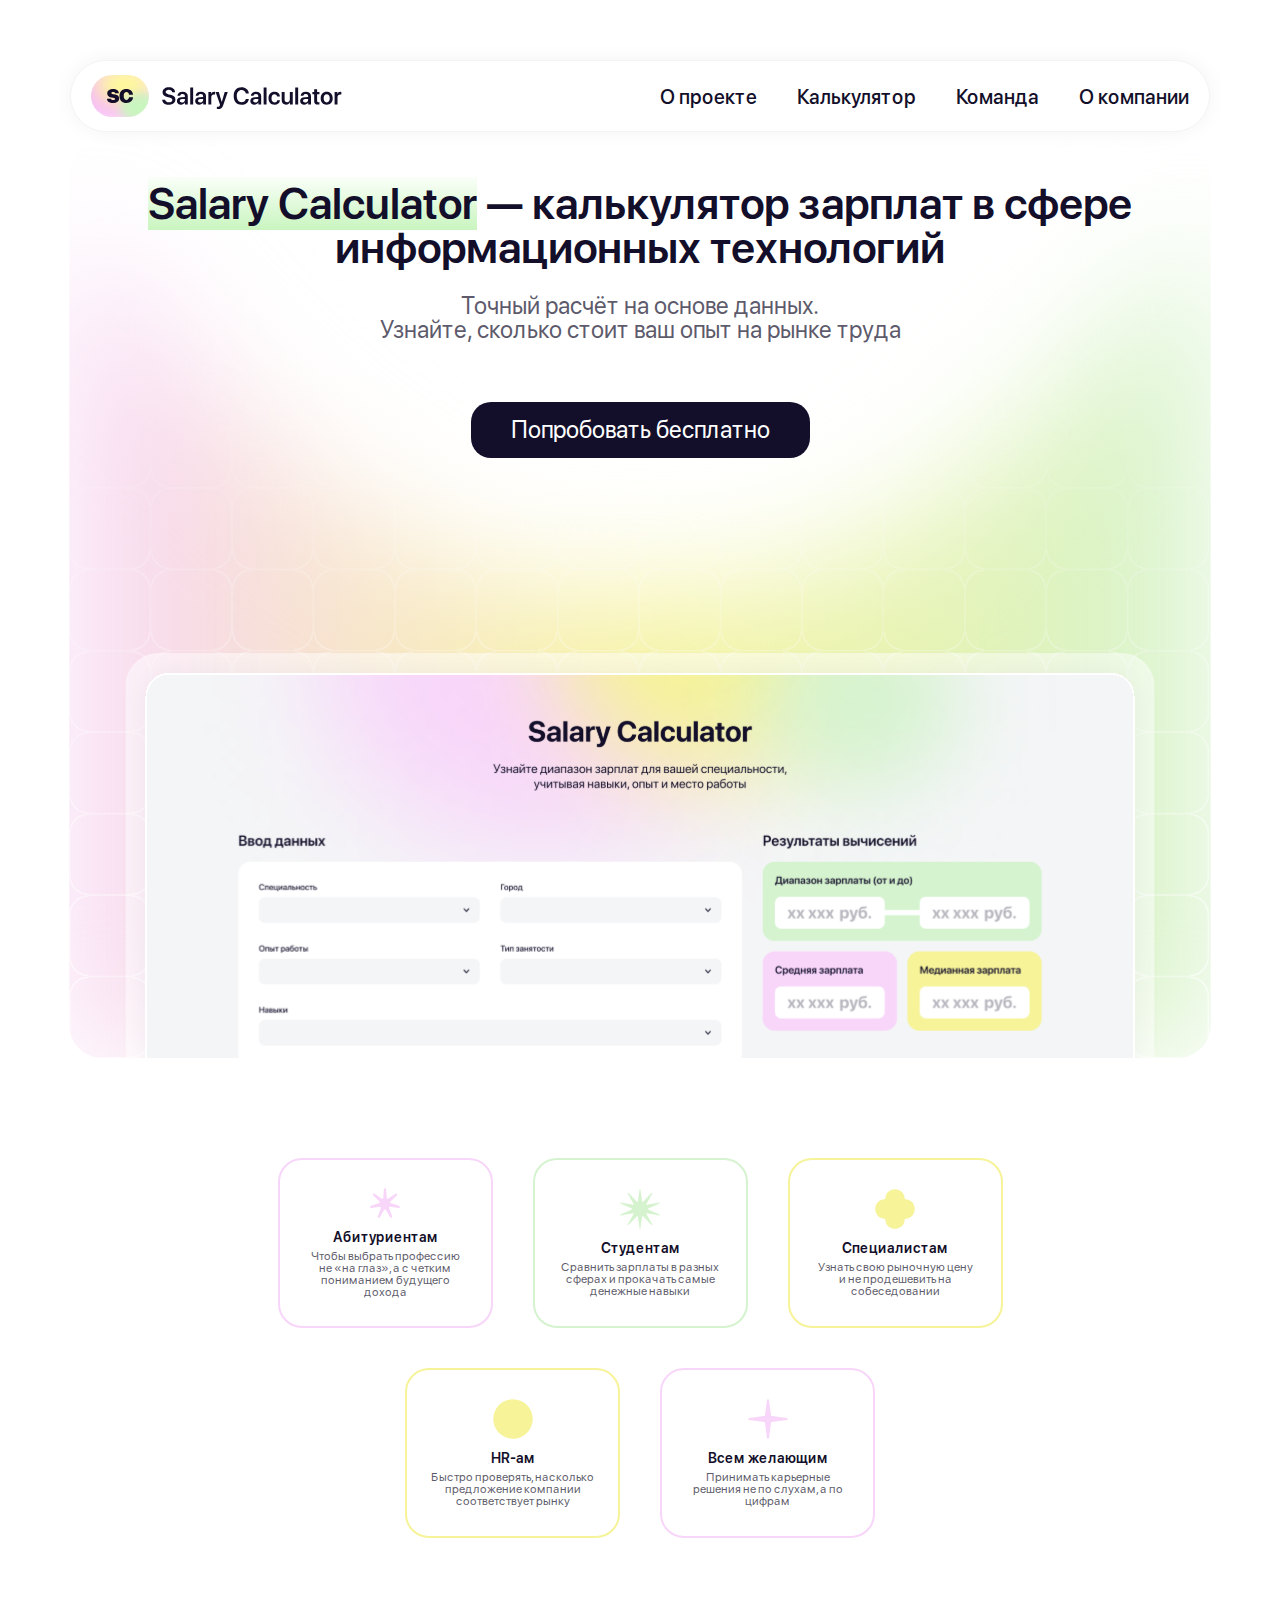
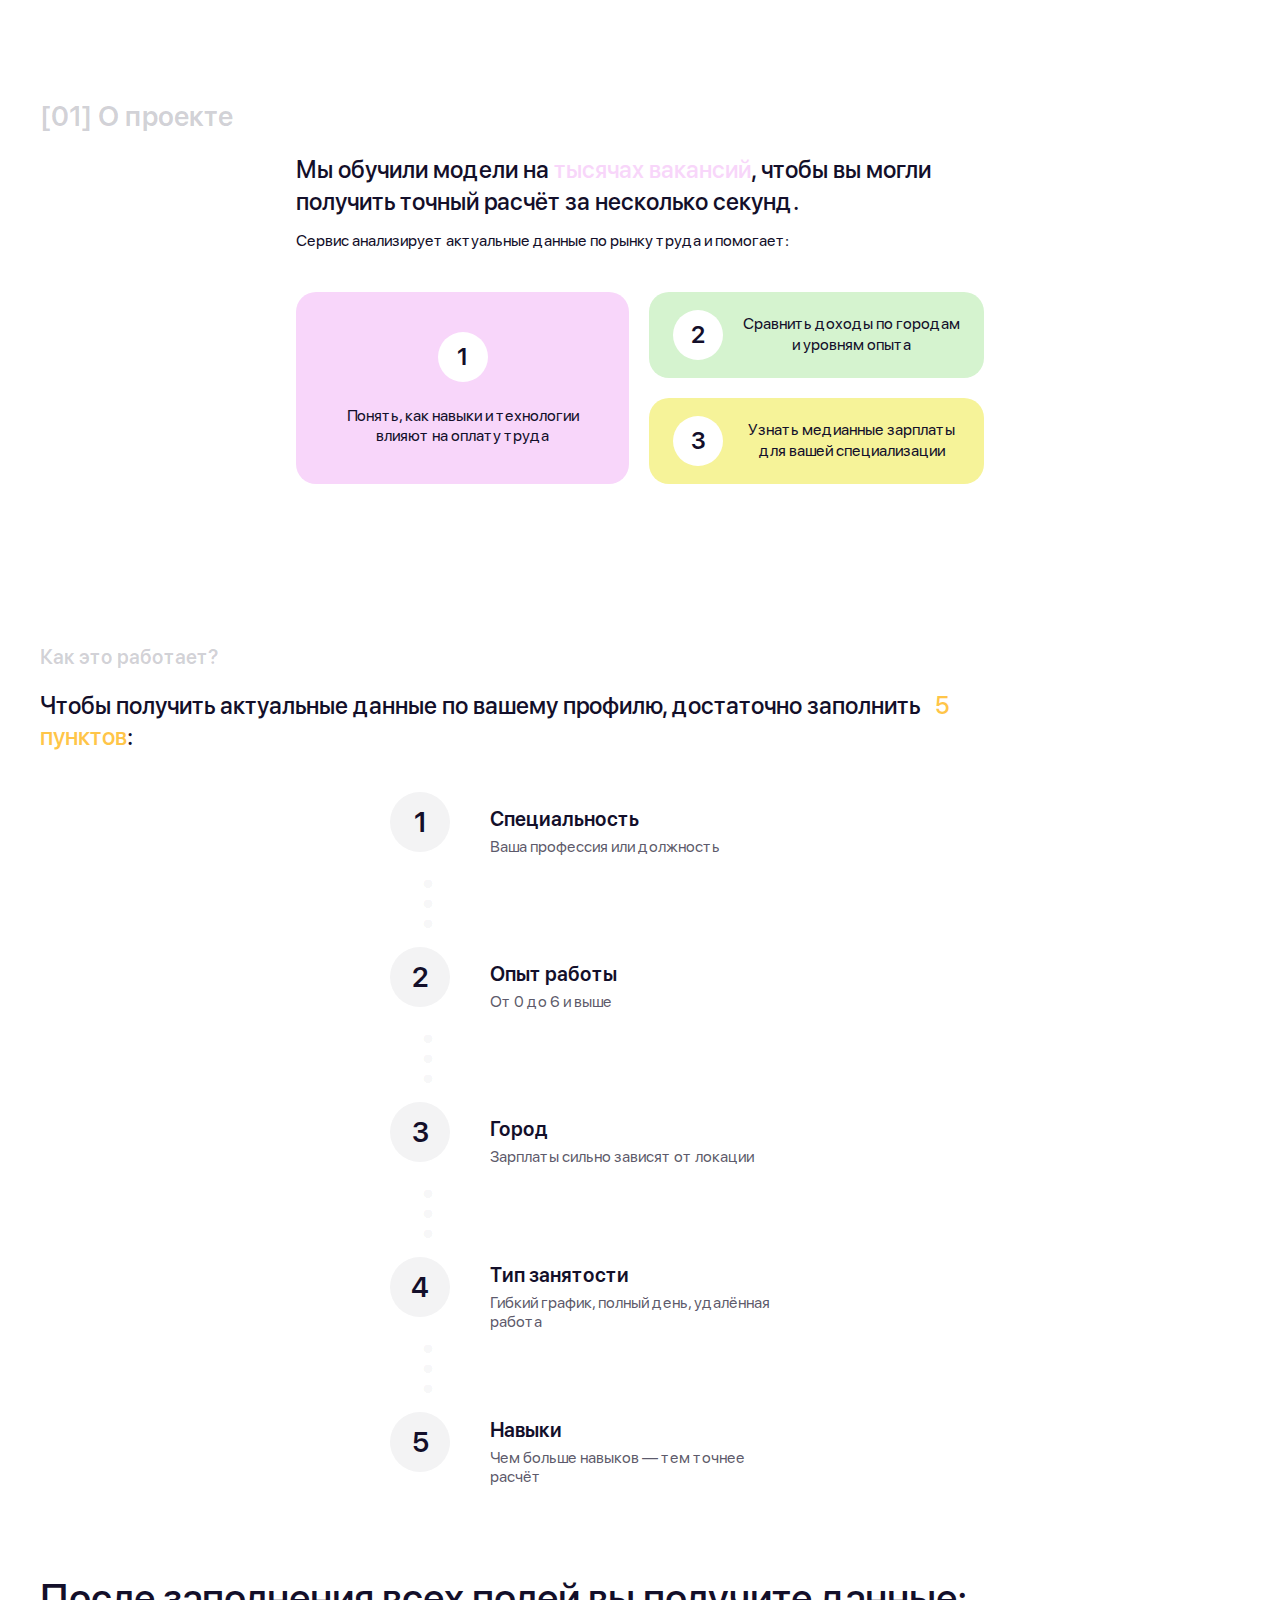
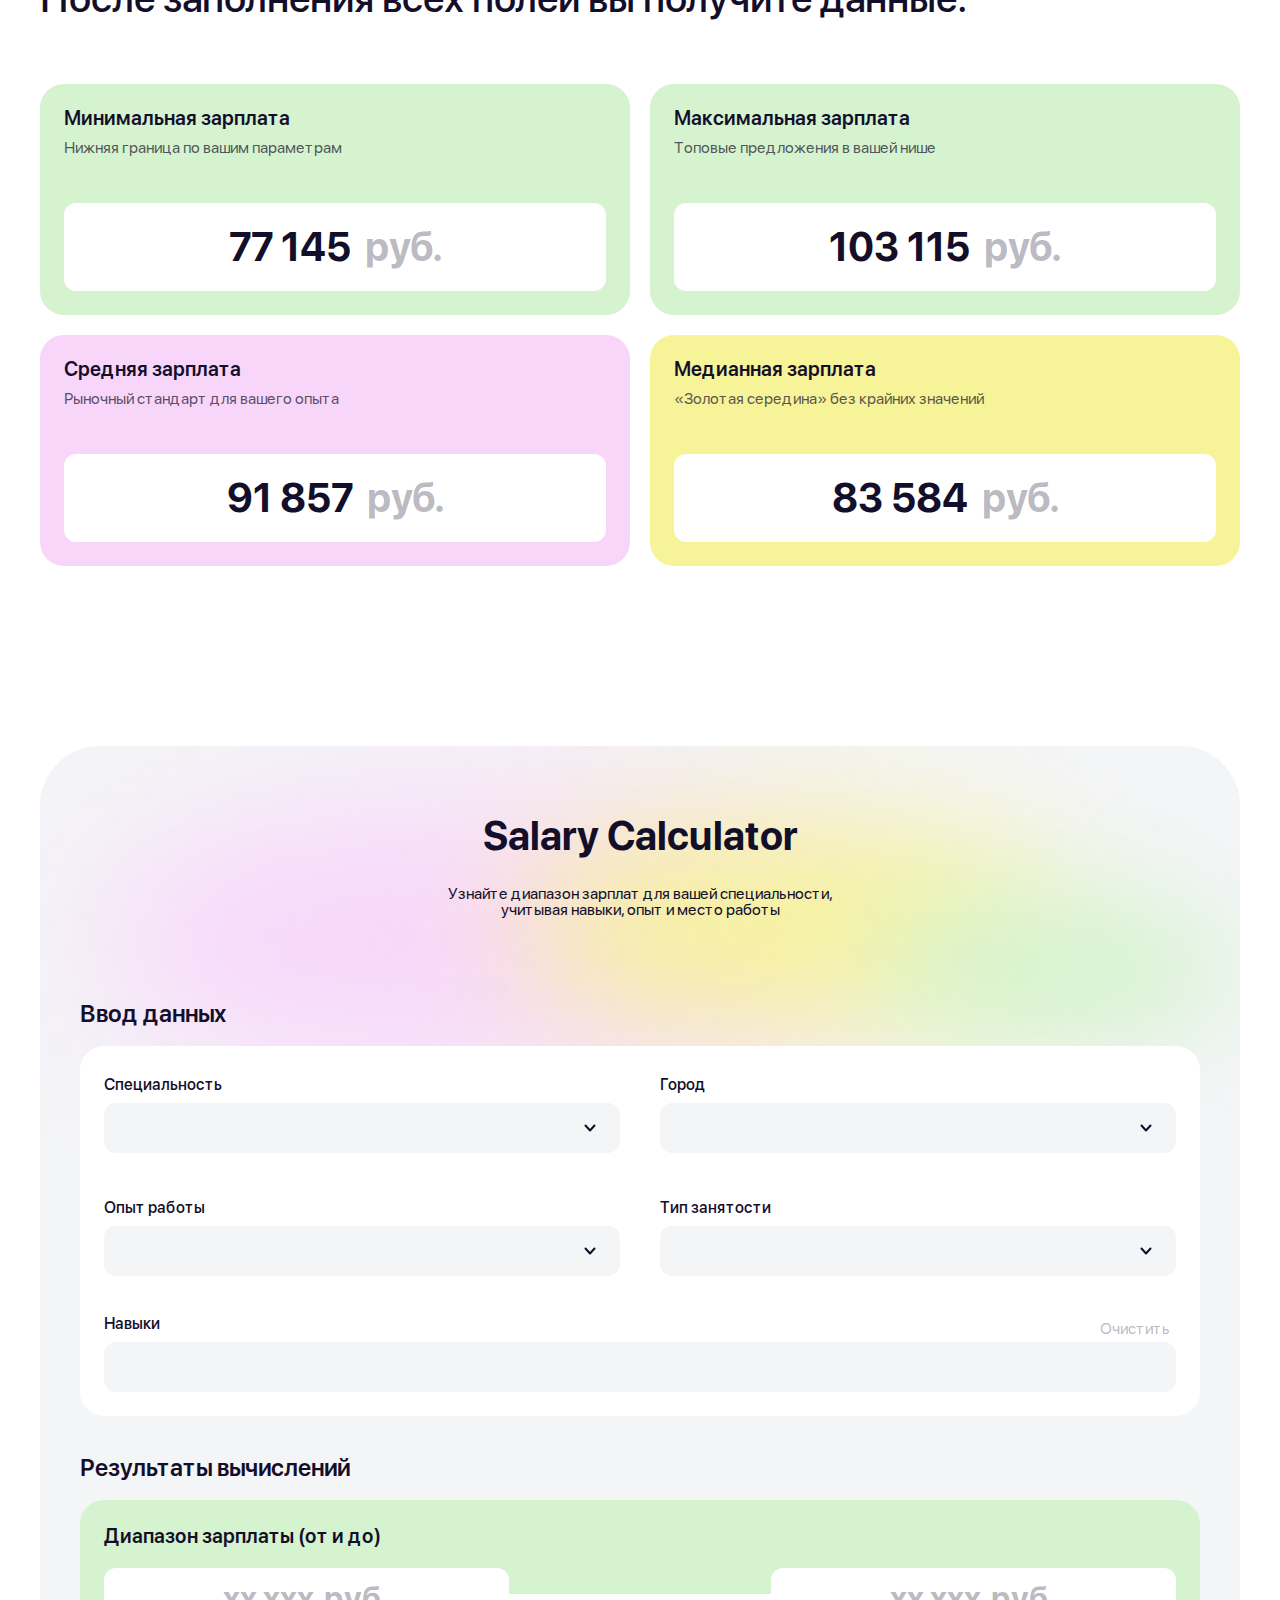
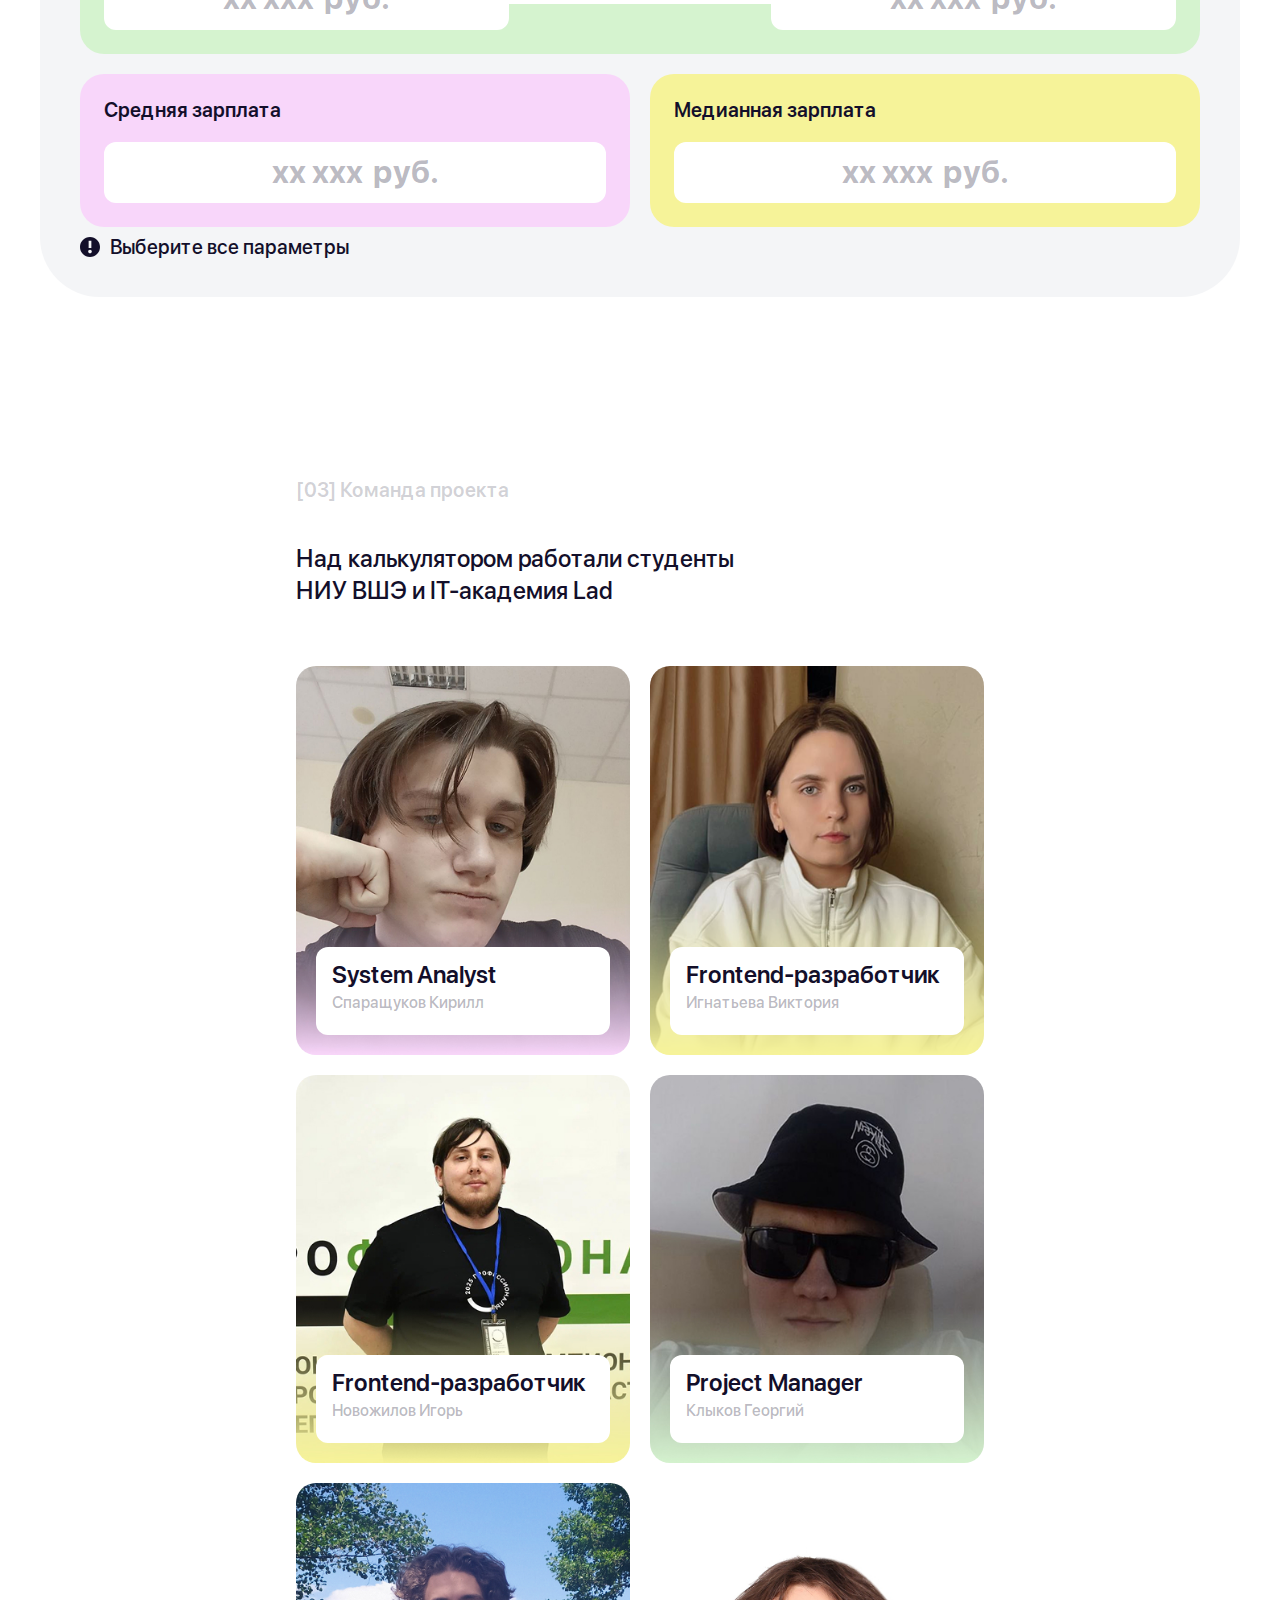
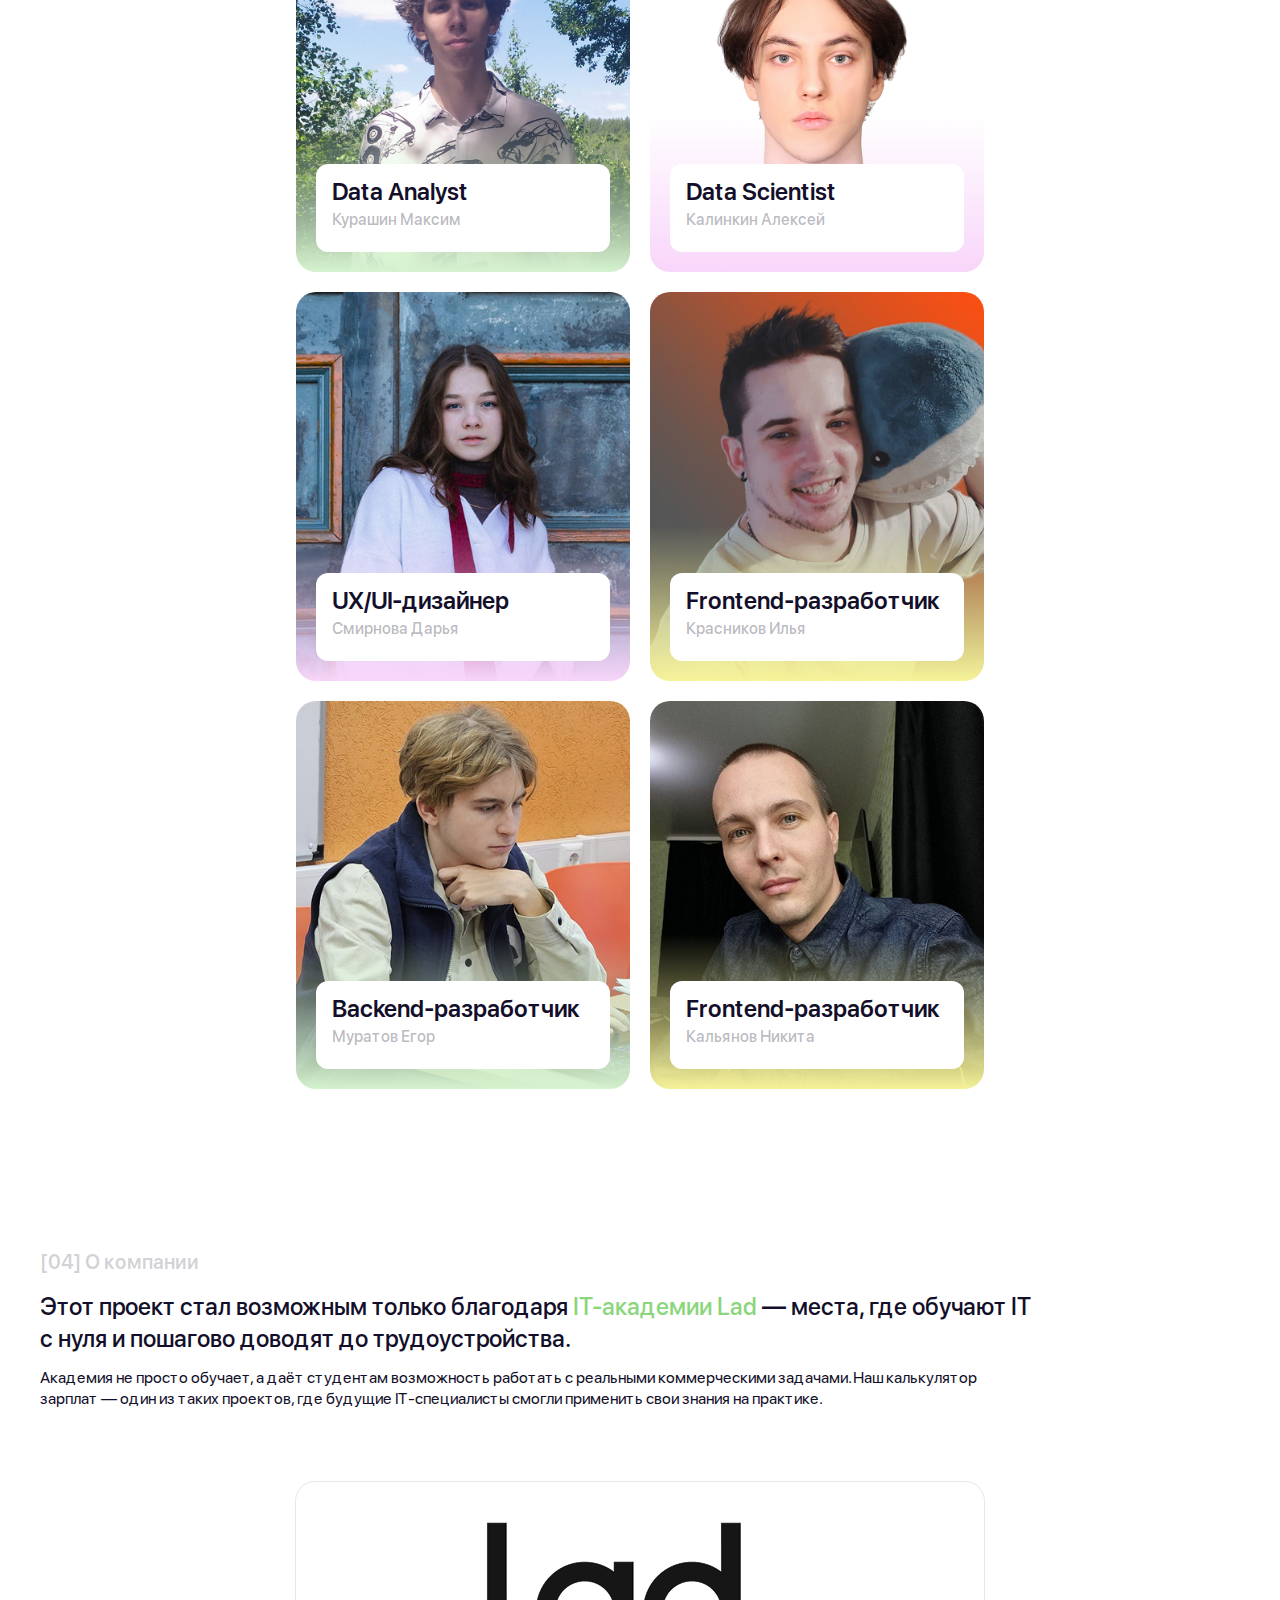
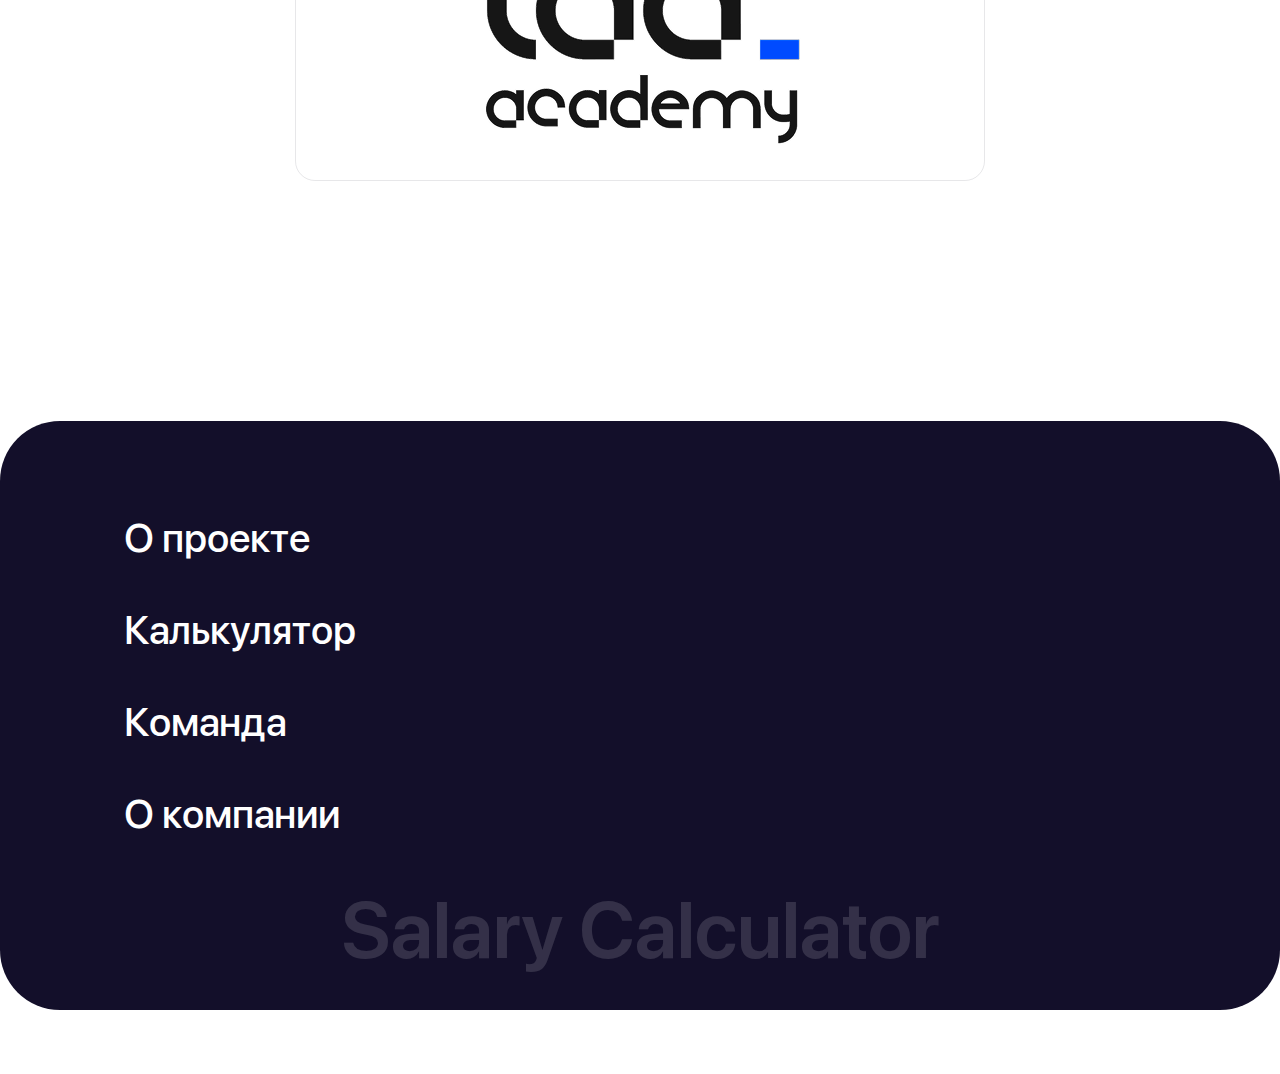
<file: index.html>
<!DOCTYPE html>
<html lang="ru">
  <head>
    <meta charset="UTF-8" />
    <meta name="viewport" content="width=device-width, initial-scale=1.0" />
    <title>Salary Calculator</title>
    <link rel="stylesheet" href="src/css/reset.css" />
    <link rel="stylesheet" href="src/css/styles.css" />
    <script src="src/js/index.js" defer></script>
  </head>
  <body>
    <header class="header">
      <div class="container">
        <div class="header__inner">
          <a href="/" class="header__logo" aria-label="Home" title="Home">
            <img
              src="src/images/logo.svg"
              class="header__logo-image"
              alt="logo"
            />
          </a>
          <button class="header__menu-btn">
            <img src="src/images/menu-icon.svg" class="menu-icon" />
          </button>
          <nav class="header__menu">
            <ul class="header__menu-list">
              <li class="header__menu-item">
                <a href="#info" class="header__menu-link">О проекте</a>
              </li>
              <li class="header__menu-item">
                <a href="#calculator" class="header__menu-link">Калькулятор</a>
              </li>
              <li class="header__menu-item">
                <a href="#team" class="header__menu-link">Команда</a>
              </li>
              <li class="header__menu-item">
                <a href="#company" class="header__menu-link">О компании</a>
              </li>
            </ul>
            <div class="menu-title">Salary Calculator</div>
          </nav>
        </div>
      </div>
    </header>
    <main>
      <section class="hero">
        <div class="container">
          <div class="hero__wrapper">
            <div class="hero__body">
              <h1 class="hero__title">
                <span class="hero__text-accent">Salary Calculator</span> —
                калькулятор зарплат в сфере информационных технологий
              </h1>
              <p class="hero__text">
                Точный расчёт на основе данных. <br />
                Узнайте, сколько стоит ваш опыт на рынке труда
              </p>
              <a href="#calculator" class="hero__button"
                >Попробовать бесплатно</a
              >
            </div>
          </div>
        </div>
      </section>

      <section class="audience" id="audience">
        <div class="container">
          <div class="audience__line d-flex">
            <div class="audience__card pink-border">
              <svg
                class="audience__card-icon"
                xmlns="http://www.w3.org/2000/svg"
                viewBox="0 0 80 81"
                fill="none"
              >
                <path
                  d="M37.0061 3.32608C37.3047 -0.442011 42.6953 -0.442036 42.9939 3.32606L44.7983 26.0971C44.9839 28.4395 47.5641 29.7114 49.469 28.3995L67.9864 15.6461C71.0506 13.5357 74.4116 17.8497 71.7197 20.4381L55.4524 36.0797C53.779 37.6887 54.4162 40.5466 56.606 41.2531L77.8923 48.1209C81.4147 49.2573 80.2152 54.6369 76.5599 54.0964L54.4705 50.8301C52.1982 50.4941 50.4126 52.786 51.2383 54.9789L59.2646 76.2963C60.5927 79.8238 55.736 82.218 53.8698 78.9556L42.592 59.2411C41.4319 57.213 38.5681 57.213 37.408 59.2411L26.1302 78.9556C24.264 82.2179 19.4073 79.8238 20.7354 76.2963L28.7617 54.9789C29.5874 52.786 27.8018 50.4941 25.5295 50.8301L3.4401 54.0964C-0.215206 54.6369 -1.41474 49.2573 2.10767 48.1209L23.394 41.2531C25.5837 40.5466 26.221 37.6887 24.5476 36.0797L8.28032 20.4381C5.58845 17.8497 8.9494 13.5357 12.0136 15.6461L30.531 28.3995C32.4359 29.7114 35.0161 28.4395 35.2017 26.0971L37.0061 3.32608Z"
                  fill="#F8D6FA"
                />
              </svg>
              <div class="audience__text">
                <h4 class="audience__title">Абитуриентам</h4>
                <p class="audience__description">
                  Чтобы выбрать профессию не «на глаз», а с четким пониманием
                  будущего дохода
                </p>
              </div>
            </div>

            <div class="audience__card green-border">
              <svg
                class="audience__card-icon"
                xmlns="http://www.w3.org/2000/svg"
                viewBox="0 0 80 81"
                fill="none"
              >
                <path
                  d="M39.0447 1.29446C39.1958 0.235179 40.8042 0.23518 40.9553 1.29446L44.3484 25.0797C44.4571 25.8415 45.4421 26.1463 46.0003 25.5908L63.4268 8.24735C64.2029 7.47496 65.5041 8.37519 64.9725 9.31675L53.0361 30.4586C52.6538 31.1358 53.2626 31.9337 54.057 31.7967L78.8607 27.5197C79.9654 27.3292 80.4624 28.7858 79.4511 29.25L56.7445 39.673C56.0173 40.0069 56.0173 40.9931 56.7445 41.327L79.4511 51.75C80.4624 52.2142 79.9654 53.6708 78.8607 53.4803L54.057 49.2033C53.2626 49.0663 52.6538 49.8642 53.0361 50.5414L64.9725 71.6833C65.5041 72.6248 64.2029 73.525 63.4268 72.7526L46.0003 55.4092C45.4421 54.8537 44.4571 55.1585 44.3484 55.9203L40.9553 79.7055C40.8042 80.7648 39.1958 80.7648 39.0447 79.7055L35.6516 55.9203C35.5429 55.1585 34.5579 54.8537 33.9997 55.4092L16.5732 72.7526C15.7971 73.525 14.4959 72.6248 15.0275 71.6833L26.9639 50.5414C27.3462 49.8642 26.7374 49.0663 25.943 49.2033L1.13928 53.4803C0.0346378 53.6708 -0.462363 52.2142 0.548881 51.75L23.2555 41.327C23.9827 40.9931 23.9827 40.0069 23.2555 39.673L0.548878 29.25C-0.462366 28.7858 0.0346429 27.3292 1.13928 27.5197L25.943 31.7967C26.7374 31.9337 27.3462 31.1358 26.9639 30.4586L15.0275 9.31675C14.4959 8.37519 15.7971 7.47496 16.5732 8.24736L33.9997 25.5908C34.5579 26.1463 35.5429 25.8415 35.6516 25.0797L39.0447 1.29446Z"
                  fill="#D5F3CF"
                />
              </svg>
              <div class="audience__text">
                <h3 class="audience__title">Студентам</h3>

                <p class="audience__description">
                  Сравнить зарплаты в разных сферах и прокачать самые денежные
                  навыки
                </p>
              </div>
            </div>

            <div class="audience__card yellow-border">
              <svg
                class="audience__card-icon"
                xmlns="http://www.w3.org/2000/svg"
                viewBox="0 0 80 81"
                fill="none"
              >
                <path
                  fill-rule="evenodd"
                  clip-rule="evenodd"
                  d="M20.0472 20.5472L17.2555 20.9033C-5.75184 23.8384 -5.75185 57.1616 17.2555 60.0967L20.0472 60.4528L20.4033 63.2445C23.3384 86.2518 56.6616 86.2518 59.5967 63.2445L59.9528 60.4528L62.7445 60.0967C85.7519 57.1616 85.7519 23.8384 62.7445 20.9033L59.9528 20.5472L59.5967 17.7555C56.6616 -5.25184 23.3384 -5.25184 20.4033 17.7555L20.0472 20.5472Z"
                  fill="#F7F399"
                />
              </svg>
              <div class="audience__text">
                <h4 class="audience__title">Специалистам</h4>

                <p class="audience__description">
                  Узнать свою рыночную цену и не продешевить на собеседовании
                </p>
              </div>
            </div>
          </div>

          <div class="audience__line d-flex">
            <div class="audience__card yellow-border">
              <svg
                class="audience__card-icon"
                xmlns="http://www.w3.org/2000/svg"
                viewBox="0 0 80 81"
                fill="none"
              >
                <circle cx="40" cy="40.5" r="40" fill="#F7F399" />
              </svg>
              <div class="audience__text">
                <h4 class="audience__title">HR-ам</h4>
                <p class="audience__description">
                  Быстро проверять, насколько предложение компании соответствует
                  рынку
                </p>
              </div>
            </div>

            <div class="audience__card pink-border">
              <svg
                class="audience__card-icon"
                xmlns="http://www.w3.org/2000/svg"
                viewBox="0 0 80 81"
                fill="none"
              >
                <path
                  d="M37.8075 2.43054C38.1359 -0.143514 41.8641 -0.143514 42.1925 2.43054L46.0351 32.5522C46.1625 33.551 46.949 34.3375 47.9478 34.4649L78.0695 38.3075C80.6435 38.6359 80.6435 42.3641 78.0695 42.6925L47.9478 46.5351C46.949 46.6625 46.1625 47.449 46.0351 48.4478L42.1925 78.5695C41.8641 81.1435 38.1359 81.1435 37.8075 78.5695L33.9649 48.4478C33.8375 47.449 33.051 46.6625 32.0522 46.5351L1.93054 42.6925C-0.643514 42.3641 -0.643514 38.6359 1.93054 38.3075L32.0522 34.4649C33.051 34.3375 33.8375 33.551 33.9649 32.5522L37.8075 2.43054Z"
                  fill="#F8D6FA"
                />
              </svg>
              <div class="audience__text">
                <h4 class="audience__title">Всем желающим</h4>
                <p class="audience__description">
                  Принимать карьерные решения не по слухам, а по цифрам
                </p>
              </div>
            </div>
          </div>
        </div>
      </section>

      <section class="info" id="info">
        <div class="container">
          <div class="info__wrapper">
            <h2 class="info__section-tag">[01] О проекте</h2>

            <div class="info__content">
              <p class="info__text">
                Мы обучили модели на
                <span class="info__text-accent">тысячах вакансий</span>, чтобы
                вы могли получить точный расчёт за несколько секунд.
              </p>
              <p class="info__text-small">
                Сервис анализирует актуальные данные по рынку труда и помогает:
              </p>
              <div class="info__help-card-group">
                <div class="info__help-card help-card-column background-pink">
                  <div class="info__number-circle circle-column">1</div>
                  <p class="info__help-card-text">
                    Понять, как навыки и технологии влияют на оплату труда
                  </p>
                </div>
                <div class="info__help-card-rows">
                  <div class="info__help-card help-card-row background-green">
                    <div class="info__number-circle">2</div>
                    <p class="info__help-card-text">
                      Сравнить доходы по городам и уровням опыта
                    </p>
                  </div>
                  <div class="info__help-card help-card-row background-yellow">
                    <div class="info__number-circle">3</div>
                    <p class="info__help-card-text">
                      Узнать медианные зарплаты для вашей специализации
                    </p>
                  </div>
                </div>
              </div>
            </div>
          </div>
        </div>
      </section>

      <section class="how-it-works">
        <div class="container">
          <div class="how-it-works__wrapper">
            <div class="how-it-works__description">
              <p class="how-it-works__text">
                Чтобы получить актуальные данные по вашему профилю, достаточно
                заполнить &nbsp;
                <span class="how-it-works__accent">5 пунктов</span>:
              </p>
              <h2 class="how-it-works__section-tag">Как это работает?</h2>
            </div>

            <ul class="how-it-works__step-list">
              <li class="how-it-works__step">
                <span class="how-it-works__step-number">1</span>
                <div class="how-it-works__step-content">
                  <p class="how-it-works__step-title">Специальность</p>
                  <p class="how-it-works__step-description">
                    Ваша профессия или должность
                  </p>
                </div>
              </li>
              <li class="how-it-works__step">
                <span class="how-it-works__step-number">2</span>
                <div class="how-it-works__step-content">
                  <p class="how-it-works__step-title">Опыт работы</p>
                  <p class="how-it-works__step-description">От 0 до 6 и выше</p>
                </div>
              </li>
              <li class="how-it-works__step">
                <span class="how-it-works__step-number">3</span>
                <div class="how-it-works__step-content">
                  <p class="how-it-works__step-title">Город</p>
                  <p class="how-it-works__step-description">
                    Зарплаты сильно зависят от локации
                  </p>
                </div>
              </li>
              <li class="how-it-works__step">
                <span class="how-it-works__step-number">4</span>
                <div class="how-it-works__step-content">
                  <p class="how-it-works__step-title">Тип занятости</p>
                  <p class="how-it-works__step-description">
                    Гибкий график, полный день, удалённая работа
                  </p>
                </div>
              </li>
              <li class="how-it-works__step">
                <span class="how-it-works__step-number">5</span>
                <div class="how-it-works__step-content">
                  <p class="how-it-works__step-title">Навыки</p>
                  <p class="how-it-works__step-description">
                    Чем больше навыков — тем точнее расчёт
                  </p>
                </div>
              </li>
            </ul>

            <div class="how-it-works__result-title">
              После заполнения всех полей вы получите данные:
            </div>

            <div class="how-it-works__cards">
              <div class="how-it-works__card">
                <div class="how-it-works__card-text">
                  <p class="how-it-works__card-title">Минимальная зарплата</p>
                  <p class="how-it-works__card-description">
                    Нижняя граница по вашим параметрам
                  </p>
                </div>
                <div class="how-it-works__value-box">
                  <span class="how-it-works__value">77 145</span>
                  <span class="how-it-works__currency">руб.</span>
                </div>
              </div>
              <div class="how-it-works__card">
                <div class="how-it-works__card-text">
                  <p class="how-it-works__card-title">Максимальная зарплата</p>
                  <p class="how-it-works__card-description">
                    Топовые предложения в вашей нише
                  </p>
                </div>
                <div class="how-it-works__value-box">
                  <span class="how-it-works__value">103 115</span>
                  <span class="how-it-works__currency">руб.</span>
                </div>
              </div>
              <div class="how-it-works__card">
                <div class="how-it-works__card-text">
                  <p class="how-it-works__card-title">Средняя зарплата</p>
                  <p class="how-it-works__card-description">
                    Рыночный стандарт для вашего опыта
                  </p>
                </div>
                <div class="how-it-works__value-box">
                  <span class="how-it-works__value">91 857</span>
                  <span class="how-it-works__currency">руб.</span>
                </div>
              </div>
              <div class="how-it-works__card">
                <div class="how-it-works__card-text">
                  <p class="how-it-works__card-title">Медианная зарплата</p>
                  <p class="how-it-works__card-description">
                    «Золотая середина» без крайних значений
                  </p>
                </div>
                <div class="how-it-works__value-box">
                  <span class="how-it-works__value">83 584</span>
                  <span class="how-it-works__currency">руб.</span>
                </div>
              </div>
            </div>
          </div>
        </div>
      </section>

      <section class="calculator" id="calculator">
        <div class="container">
          <div class="calculator__wrapper">
            <div class="calculator__header">
              <h2 class="calculator__title">Salary Calculator</h2>
              <p class="calculator__text">
                Узнайте диапазон зарплат для вашей специальности, <br />
                учитывая навыки, опыт и место работы
              </p>
            </div>

            <div class="calculator__body">
              <div class="calculator__input">
                <h3 class="calculator__subtitle">Ввод данных</h3>
                <form action="" class="calculator__form">
                  <!-- Специальность -->
                  <div class="calculator__vacancy">
                    <label for="vacancy" class="calculator__label"
                      >Специальность</label
                    >
                    <div
                      class="calculator__input-wrapper calculator__input--wrapper"
                    >
                      <input
                        id="vacancy"
                        class="calculator__input"
                        placeholder=""
                        autocomplete="off"
                      />
                      <button
                        type="button"
                        class="calculator__arrow-button"
                        id="open-dropdown"
                      >
                        <img
                          src="src/images/arrow-down.svg"
                          alt="Arrow Down"
                          class="calculator__arrow-img"
                        />
                      </button>
                      <div
                        id="vacancy-dropdown"
                        class="calculator__dropdown"
                      ></div>
                    </div>
                  </div>

                  <!-- Город -->
                  <div class="calculator__city">
                    <label for="city" class="calculator__label">Город</label>
                    <div
                      class="calculator__input-wrapper calculator__input--wrapper"
                    >
                      <input
                        id="city"
                        class="calculator__input"
                        placeholder=""
                        autocomplete="off"
                      />
                      <button
                        type="button"
                        class="calculator__arrow-button"
                        id="open-dropdown-city"
                      >
                        <img
                          src="src/images/arrow-down.svg"
                          alt="Arrow Down"
                          class="calculator__arrow-img"
                        />
                      </button>
                      <div
                        id="city-dropdown"
                        class="calculator__dropdown"
                      ></div>
                    </div>
                  </div>

                  <!-- Опыт работы -->
                  <div class="calculator__experience">
                    <label for="experience" class="calculator__label"
                      >Опыт работы</label
                    >
                    <div
                      class="calculator__input-wrapper calculator__input--wrapper"
                    >
                      <input
                        id="experience"
                        class="calculator__input"
                        placeholder=""
                        autocomplete="off"
                      />
                      <button
                        type="button"
                        class="calculator__arrow-button"
                        id="open-dropdown-experience"
                      >
                        <img
                          src="src/images/arrow-down.svg"
                          alt="Arrow Down"
                          class="calculator__arrow-img"
                        />
                      </button>
                      <div
                        id="experience-dropdown"
                        class="calculator__dropdown"
                      ></div>
                    </div>
                  </div>

                  <!-- Тип занятости -->
                  <div class="calculator__schedule">
                    <label for="schedule" class="calculator__label"
                      >Тип занятости</label
                    >
                    <div
                      class="calculator__input-wrapper calculator__input--wrapper"
                    >
                      <input
                        id="schedule"
                        class="calculator__input"
                        placeholder=""
                        autocomplete="off"
                      />
                      <button type="button" class="calculator__arrow-button">
                        <img
                          src="src/images/arrow-down.svg"
                          alt="Arrow Down"
                          class="calculator__arrow-img"
                        />
                      </button>
                      <div class="calculator__dropdown"></div>
                    </div>
                  </div>

                  <!-- Навыки -->
                  <div class="calculator__skills">
                    <div class="calculator__label-wrapper">
                      <label for="skills" class="calculator__label"
                        >Навыки</label
                      >
                      <button type="button" class="calculator__clear-button">
                        Очистить
                      </button>
                    </div>
                    <div
                      class="calculator__input-wrapper calculator__input--wrapper"
                    >
                      <input
                        id="skills"
                        class="calculator__input"
                        placeholder=""
                      />
                    </div>
                  </div>
                </form>
              </div>

              <!-- Результаты вычислений -->
              <div class="calculator__result">
                <h3 class="calculator__subtitle">Результаты вычислений</h3>
                <div class="calculator__result-wrapper">
                  <!-- Диапазон зарплаты -->
                  <div class="calculator__salary-range">
                    <h4 class="calculator__salary-range-title result-subtitle">
                      Диапазон зарплаты (от и до)
                    </h4>
                    <div class="calculator__salary-range-values">
                      <div class="calculator__salary-range-box output-box">
                        <span class="calculator__salary-from">xx xxx</span>
                        <span class="calculator__currency">руб.</span>
                      </div>
                      <span class="calculator__salary-separator"></span>
                      <div class="calculator__salary-range-box output-box">
                        <span class="calculator__salary-to">xx xxx</span>
                        <span class="calculator__currency">руб.</span>
                      </div>
                    </div>
                  </div>

                  <!-- Средняя зарплата -->
                  <div class="calculator__avg-salary">
                    <h4 class="calculator__avg-salary-title result-subtitle">
                      Средняя зарплата
                    </h4>
                    <div class="calculator__avg-salary-box output-box">
                      <span class="calculator__avg-salary-output">xx xxx</span>
                      <span class="calculator__currency">руб.</span>
                    </div>
                  </div>

                  <!-- Медианная зарплата -->
                  <div class="calculator__median-salary">
                    <h4 class="calculator__median-salary-title result-subtitle">
                      Медианная зарплата
                    </h4>
                    <div class="calculator__median-salary-box output-box">
                      <span class="calculator__median-salary-output"
                        >xx xxx</span
                      >
                      <span class="calculator__currency">руб.</span>
                    </div>
                  </div>
                </div>

                <!-- Предупреждение -->
                <div class="calculator__form-warning">
                  <img
                    class="calculator__warning-icon"
                    src="src/images/exclmark.svg"
                    alt="exclamation mark"
                  />
                  <span class="calculator__warning-text"
                    >Выберите все параметры</span
                  >
                </div>
              </div>
            </div>
          </div>
        </div>
      </section>

      <section class="team" id="team">
        <div class="container">
          <div class="team__wrapper">
            <div class="team__header">
              <h2 class="team__section-tag">[03] Команда проекта</h2>
              <p class="team__text">
                Над калькулятором работали студенты <br />
                НИУ ВШЭ и IT-академия Lad
              </p>
            </div>

            <div class="team__card system-alanyst">
              <div class="team__card-text">
                <h6 class="team__role">System Analyst</h6>
                <div class="team__name">Спаращуков Кирилл</div>
              </div>
            </div>

            <div class="team__card frontend-1">
              <div class="team__card-text">
                <h6 class="team__role">Frontend-разработчик</h6>
                <div class="team__name">Игнатьева Виктория</div>
              </div>
            </div>

            <div class="team__card frontend-2">
              <div class="team__card-text">
                <h6 class="team__role">Frontend-разработчик</h6>
                <div class="team__name">Новожилов Игорь</div>
              </div>
            </div>

            <div class="team__card project-manager">
              <div class="team__card-text">
                <h6 class="team__role">Project Manager</h6>
                <div class="team__name">Клыков Георгий</div>
              </div>
            </div>

            <div class="team__card data-analyst">
              <div class="team__card-text">
                <h6 class="team__role">Data Analyst</h6>
                <div class="team__name">Курашин Максим</div>
              </div>
            </div>

            <div class="team__card data-scientist">
              <div class="team__card-text">
                <h6 class="team__role">Data Scientist</h6>
                <div class="team__name">Калинкин Алексей</div>
              </div>
            </div>

            <div class="team__card ux-ui-designer">
              <div class="team__card-text">
                <h6 class="team__role">UX/UI-дизайнер</h6>
                <div class="team__name">Смирнова Дарья</div>
              </div>
            </div>

            <div class="team__card frontend-3">
              <div class="team__card-text">
                <h6 class="team__role">Frontend-разработчик</h6>
                <div class="team__name">Красников Илья</div>
              </div>
            </div>

            <div class="team__card backend">
              <div class="team__card-text">
                <h6 class="team__role">Backend-разработчик</h6>
                <div class="team__name">Муратов Егор</div>
              </div>
            </div>

            <div class="team__card frontend-4">
              <div class="team__card-text">
                <h6 class="team__role">Frontend-разработчик</h6>
                <div class="team__name">Кальянов Никита</div>
              </div>
            </div>
          </div>
        </div>
      </section>

      <section class="company" id="company">
        <div class="container">
          <div class="company__wrapper">
            <div class="company__title">
              <h2 class="company__section-tag">[04] О компании</h2>
              <p class="company__credit">
                Этот проект стал возможным только благодаря
                <a
                  href="https://lad-academy.ru/main"
                  class="company__link-accent"
                >
                  IT-академии Lad</a
                >
                — места, где обучают IT с нуля и пошагово доводят до
                трудоустройства.
              </p>
            </div>
            <div class="company__text">
              <a href="https://lad-academy.ru/main" class="company__logo">
                <picture>
                  <!-- Для экранов меньше 1700px -->
                  <source
                    srcset="src/images/lad-academy-logo-big.png"
                    media="(max-width: 1699px)"
                  />
                  <!-- Для экранов 1700px и больше -->
                  <img
                    src="src/images/lad-academy-logo.png"
                    alt="Логотип lad-academy"
                  />
                </picture>
              </a>
              <p class="company__description">
                Академия не просто обучает, а даёт студентам возможность
                работать с реальными коммерческими задачами. Наш калькулятор
                зарплат — один из таких проектов, где будущие IT-специалисты
                смогли применить свои знания на практике.
              </p>
            </div>
          </div>
        </div>
      </section>
    </main>
    <footer class="footer">
      <div class="footer__container">
        <div class="footer__wrapper">
          <nav class="footer__menu">
            <ul class="footer__menu-list">
              <li class="footer__menu-item">
                <a href="" class="footer__menu-link">О проекте</a>
              </li>
              <li class="footer__menu-item">
                <a href="#calculator" class="footer__menu-link">Калькулятор</a>
              </li>
              <li class="footer__menu-item">
                <a href="#team" class="footer__menu-link">Команда</a>
              </li>
              <li class="footer__menu-item">
                <a href="#company" class="footer__menu-link">О компании</a>
              </li>
            </ul>
          </nav>
          <div class="footer__title">Salary Calculator</div>
        </div>
      </div>
    </footer>
  </body>
</html>
</file>
<file: src/css/styles.css>
@font-face {
  font-family: "SF Pro Display";
  src: url("../fonts/SFProDisplay-Regular.woff2") format("woff2");
  font-weight: 400;
  font-style: normal;
  font-display: swap;
}

@font-face {
  font-family: "SF Pro Display";
  src: url("../fonts/SFProDisplay-Medium.woff2") format("woff2");
  font-weight: 500;
  font-style: normal;
  font-display: swap;
}

@font-face {
  font-family: "SF Pro Display";
  src: url("../fonts/SFProDisplay-Semibold.woff2") format("woff2");
  font-weight: 600;
  font-style: normal;
  font-display: swap;
}

@font-face {
  font-family: "SF Pro Display";
  src: url("../fonts/SFProDisplay-Bold.woff2") format("woff2");
  font-weight: 700;
  font-style: normal;
  font-display: swap;
}

:root {
  --green: rgb(213, 243, 207);
  --pink: rgb(248, 214, 250);
  --yellow: rgb(246, 243, 153);
  --calculator-text-color: rgb(19, 15, 42);
  --white: rgba(255, 255, 255, 1);
  --light-grey: rgba(244, 245, 247, 1);
  --dark-grey: rgba(19, 15, 42, 0.3);
  --dark: rgb(19, 15, 42);
  --light-pink: rgba(248, 214, 250, 1);
  --pink-text-accent: rgba(249, 174, 253, 1);
  --yellow-text-accent: rgb(255, 197, 72);
  --green-text-accent: rgba(139, 214, 124, 1);
}

html {
  scroll-behavior: smooth;
}

body {
  font-family: "SF Pro Display", sans-serif;
  color: var(--dark);
  background-color: var(--white);
  font-weight: normal;
  line-height: 1;
  margin: 0;
  padding: 0;
  font-size: 24px;
}

ul {
  list-style-type: none;
}

a {
  text-decoration: none;
}

.container {
  max-width: 1740px;
  margin-inline: auto;
  padding-inline: 10px;
}

/* стили для header */

.header__inner {
  max-width: 1140px;
  display: flex;
  margin-inline: auto;
  padding: 14px 20px;
  justify-content: space-between;
  align-items: center;
  border-radius: 60px;
  border: 1px solid rgba(19, 15, 42, 0.05);
  box-shadow: 0 0 20px 0 rgba(19, 15, 42, 0.05);
  margin-block: 60px 10px;
}

.header__menu-list {
  display: flex;
  gap: 40px;
}

.header__menu-link {
  color: var(--dark);
  font-weight: 500;
  font-size: 20px;
}

.header__logo-image {
  max-width: 251px;
  height: auto;
}

.header__menu-btn {
  display: none;
  max-width: 50px;
  max-height: 34px;
  border: none;
  background-color: transparent;
}

.menu-title {
  display: none;
  font-size: 80px;
  font-weight: 600;
  color: rgba(255, 255, 255, 0.14);
  margin-bottom: 24px;
  padding-inline: 23px;
}

/* Стили для hero */

.hero__wrapper {
  background-image: url(../images/hero-background.svg);
  background-size: cover;
  background-repeat: no-repeat;
  padding-block: 80px 506px;
  overflow: hidden;
  display: flex;
  justify-content: center;
  background-position: center;
}

.hero__body {
  max-width: 1050px;
  align-items: center;
  text-align: center;
}

.hero__title {
  margin-bottom: 24px;
  font-size: 44px;
  font-weight: 600;
}

.hero__text-accent {
  background: linear-gradient(0deg, #c9f5bf 0%, #fafff9 100%);
}

.hero__text {
  margin-bottom: 60px;
  color: rgba(19, 15, 42, 0.7);
  font-size: 24px;
}

.hero__button {
  display: inline-block;
  padding: 16px 40px;
  background-color: #130f2a;
  color: var(--white);
  font-size: 24px;
  font-weight: 400;
  border-radius: 20px;
  cursor: pointer;
  transition: background-color 0.3s ease, transform 0.3s ease;
}

.hero__button:hover {
  background-color: var(--light-pink);
  color: var(--dark);

  transform: scale(1.1);
}

.hero__button:active {
  background-color: rgba(249, 174, 253, 1);
}

/* Стили для audience */

.audience {
  padding-block: 140px 100px;
}

.audience__card {
  max-width: 450px;
  height: 320px;
  border: 5px solid grey;
  border-radius: 24px;
  display: flex;
  flex-direction: column;
  align-items: center;
  justify-content: center;
  padding: 49.5px 60px;
  font-size: 20px;
  flex-shrink: 0;
}

.audience__line:first-of-type {
  margin-bottom: 40px;
}

.audience__title {
  font-weight: 600;
  font-size: 28px;
  margin-bottom: 12px;
  text-align: center;
}

.audience__description {
  text-align: center;
  max-width: 330px;
  color: rgba(19, 15, 42, 0.698);
}

.audience__card-icon {
  width: 80px;
  height: 80px;
  margin-bottom: 24px;
}

.audience__line {
  gap: 40px;
}

.d-flex {
  display: flex;
  justify-content: center;
  align-items: center;
}

.pink-border {
  border-color: #f8d6fa;
}

.green-border {
  border-color: #d5f3cf;
}

.yellow-border {
  border-color: #f6f399;
}

/*стили для info */

/* базовые стили */

.info__wrapper {
  padding-block: 100px;
  display: flex;
  line-height: 1.3;
  gap: 426px;
  align-items: flex-start;
}

.info__content {
  display: flex;
  flex-direction: column;
}

.info__text {
  font-weight: 500;
  font-size: 40px;
  color: var(--dark);
  margin-bottom: 60px;
  max-width: 995px;
}

.info__text-small {
  font-weight: 400;
  font-size: 28px;
  margin-bottom: 60px;
}

.info__text-accent {
  color: var(--pink);
}

.info__section-tag {
  font-size: 44px;
  font-weight: 600;
  color: rgba(19, 15, 42, 0.2);
}

.info__help-card-group {
  gap: 20px;
  display: flex;
}

.info__help-card-text {
  font-size: 28px;
}

.info__number-circle {
  width: 80px;
  height: 80px;
  background-color: var(--white);
  border-radius: 60px;
  display: flex;
  align-items: center;
  justify-content: center;
  font-size: 44px;
  font-weight: 600;
  flex-shrink: 0;
}

.circle-column {
  margin-bottom: 52px;
}

.info__help-card-rows {
  display: flex;
  flex-direction: column;
  gap: 20px;
}

.info__help-card-rows p {
  text-align: center;
  max-width: 380px;
}

.help-card-row {
  max-width: 560px;
  height: 150px;
  display: flex;
  align-items: center;
  justify-content: center;
  gap: 20px;
  padding: 35px 40px;
}

.info__help-card {
  border-radius: 24px;
}

.help-card-column {
  max-width: 415px;
  height: 320px;
  display: flex;
  flex-direction: column;
  align-items: center;
  text-align: center;
  padding: 40px;
}

.background-pink {
  background-color: #f8d6fa;
}

.background-green {
  background-color: #d5f3cf;
}

.background-yellow {
  background-color: #f6f399;
}

/* медиазапросы */

@media (max-width: 1650px) {
  .info__wrapper {
    padding-block: 80px;
    flex-direction: column;
    line-height: 1.3;
    gap: 20px;
    align-items: center;
  }

  .info__section-tag {
    font-size: 28px;
    text-align: left;
    width: 100%;
  }

  .info__text {
    font-size: 24px;
    margin-bottom: 14px;
  }

  .info__text-small {
    font-size: 16px;
    margin-bottom: 40px;
  }

  .info__content {
    max-width: 688px;
    width: 100%;
  }

  .help-card-column {
    max-width: 333px;
    height: 192px;
    padding-inline: 24px;
  }

  .info__help-card {
    border-radius: 20px;
  }

  .info__help-card-text {
    font-size: 16px;
  }

  .info__number-circle {
    width: 50px;
    height: 50px;
    font-size: 24px;
  }

  .circle-column {
    margin-bottom: 24px;
  }

  .help-card-row {
    max-width: 335px;
    height: 86px;
    gap: 20px;
    padding: 18px 24px;
  }
}

@media (max-width: 768px) {
  .info__wrapper {
    padding-block: 40px;
  }
  .info__section-tag {
    font-size: 16px;
  }

  .info__text {
    font-size: 20px;
  }

  .info__text-small {
    font-size: 12px;
    margin-bottom: 24px;
  }

  .info__help-card-group {
    flex-direction: column;
    gap: 14px;
  }
  .help-card-column {
    height: 80px;
    flex-direction: row;
    gap: 20px;
    align-items: center;
  }

  .info__number-circle {
    width: 50px;
    height: 50px;
  }
  .info__help-card-text {
    font-size: 12px;
  }
  .info__help-card {
    padding: 15px 24px;
  }
  .help-card-row {
    height: 80px;
  }
  .circle-column {
    margin-bottom: 0px;
  }
}

/* Стили для how-it-works */

.how-it-works__wrapper {
  padding-block: 100px;
}

.how-it-works__description {
  display: flex;
  justify-content: space-between;
  align-items: flex-start;
  margin-bottom: 100px;
  line-height: 1.3;
}

.how-it-works__text {
  font-size: 40px;
  font-weight: 500;
  max-width: 995px;
}

.how-it-works__accent {
  color: var(--yellow-text-accent);
}

.how-it-works__section-tag {
  font-size: 44px;
  font-weight: 600;
  color: rgba(19, 15, 42, 0.2);
}

.how-it-works__step-list {
  display: flex;
  gap: 92px;
  justify-content: center;
  margin-bottom: 140px;
}

.how-it-works__step {
  display: flex;
  flex-direction: column;
  align-items: center;
  text-align: center;
  line-height: 1.2;
  position: relative;
}

.how-it-works__step-number {
  background-color: rgb(19, 15, 42, 0.05);
  width: 80px;
  height: 80px;
  border-radius: 50%;
  font-weight: 600;
  font-size: 44px;
  margin-bottom: 20px;
  line-height: 1.3;
  display: flex;
  justify-content: center;
  align-items: center;
}

.how-it-works__step-content {
  width: 280px;
}

.how-it-works__step-title {
  font-weight: 600;
  margin-bottom: 6px;
  font-size: 28px;
}

.how-it-works__step-description {
  font-size: 20px;
  font-weight: 400;
  color: rgba(19, 15, 42, 0.7);
  line-height: 1.2;
}

.how-it-works__result-title {
  font-size: 40px;
  font-weight: 500;
  line-height: 1.3;
  margin-bottom: 60px;
}

.how-it-works__step:not(:last-child)::after {
  content: "• • •";
  position: absolute;
  top: 21%;
  left: 96%;
  transform: translateY(-50%);
  font-size: 29px;
  color: rgba(19, 15, 42, 0.05);
  margin-left: 20px;
  letter-spacing: 5px;
  white-space: nowrap;
}

.how-it-works__cards {
  display: grid;
  grid-template-columns: repeat(4, 1fr);
  gap: 20px;
}

.how-it-works__card {
  border-radius: 24px;
  padding: 40px;
  display: flex;
  flex-direction: column;
  justify-content: space-between;
  min-height: 315px;
}

.how-it-works__card-title {
  font-size: 28px;
  font-weight: 600;
  margin-bottom: 12px;
}

.how-it-works__card-description {
  color: rgba(19, 15, 42, 0.7);
  font-size: 20px;
}

.how-it-works__value-box {
  font-size: 50px;
  font-weight: 700;
  background-color: #fff;
  border-radius: 12px;
  padding: 20px 24px;
  display: flex;
  justify-content: center;
  gap: 14px;
  line-height: 1.2;
  white-space: nowrap;
}

.how-it-works__currency {
  color: rgba(19, 15, 42, 0.3);
}

.how-it-works__card-value {
  font-size: 40px;
  font-weight: 700;
  color: var(--dark);
  background-color: var(--white);
  padding: 20px 30px;
  border-radius: 12px;
}

.how-it-works__card-currency {
  font-size: 40px;
  font-weight: 700;
  color: rgba(19, 15, 42, 0.3);
}

.how-it-works__card:nth-child(1) {
  background-color: var(--green);
}

.how-it-works__card:nth-child(2) {
  background-color: var(--green);
}

.how-it-works__card:nth-child(3) {
  background-color: var(--pink);
}

.how-it-works__card:nth-child(4) {
  background-color: var(--yellow);
}

/* Стили для calculator */

.calculator__wrapper {
  color: var(--calculator-text-color);
  position: relative;
  padding: 80px 60px;
  border-radius: 60px;
  background-color: var(--light-grey);
  background-image: url("../images/calculator-background.png");
  background-repeat: no-repeat;
  background-position: top center;
  background-size: auto;
  color: var(--calculator-text-color);
}

.calculator {
  padding-block: 100px;
}

.calculator__header {
  padding-block: 24px;
  margin-bottom: 80px;
}

.calculator__title {
  text-align: center;
  margin-bottom: 24px;
  font-size: 56px;
  font-weight: 700;
  line-height: 1.3;
}

.calculator__text {
  text-align: center;
  font-size: 24px;
  text-align: center;
}

.calculator__body {
  display: grid;
  grid-template-columns: 1.8fr 1fr;
  gap: 40px;
}

.calculator__subtitle {
  font-size: 28px;
  font-weight: 600;
  margin-bottom: 24px;
}

.calculator__form {
  background-color: var(--white);
  padding: 40px;
  border-radius: 24px;
  display: grid;
  grid-template-columns: 1fr 1fr;
  gap: 40px;
}

.calculator__skills {
  grid-column: span 2;
}

.calculator__clear-button {
  font-size: 16px;
  color: var(--dark-grey);
  background-color: transparent;
  border: none;
  outline: none;
}

.calculator__label-wrapper {
  display: flex;
  justify-content: space-between;
}

.calculator__label {
  font-size: 16px;
  font-weight: 500;
  margin-bottom: 10px;
  display: inline-block;
  color: var(--text-color);
}

input {
  width: 100%;
  padding: 16px;
  font-size: 16px;
  border: none;
  border-radius: 12px;
  background-color: var(--light-grey);
  color: var(--text-color);
  height: 50px;
}
.calculator__input--wrapper {
  position: relative;
  display: flex;
  flex-direction: column;
}

.calculator__arrow-button {
  width: 30px;
  height: 20px;
  position: absolute;
  top: 50%;
  right: 12px;
  transform: translateY(-50%);
  background: transparent;
  border: none;
  cursor: pointer;
  z-index: 1;
}

.calculator__dropdown {
  padding: 8px 12px;
  display: none;
  position: absolute;
  top: 100%;
  left: 0;
  width: 100%;
  background-color: #fff;
  z-index: 10;
  border-radius: 1px;
  margin-top: 5px;
}

.calculator__result-wrapper {
  display: grid;
  grid-template-columns: 1fr 1fr;
  gap: 20px;
  margin-bottom: 20px;
}

.calculator__salary-range {
  grid-column: span 2;
  background-color: var(--green);
  border-radius: 24px;
  padding: 24px;
}

.result-subtitle {
  font-size: 20px;
  font-weight: 600;
  margin-bottom: 20px;
  line-height: 1.2;
}

.calculator__salary-range-values {
  display: flex;
  align-items: center;
}

.output-box {
  color: rgba(19, 15, 42, 0.3);
  font-size: 32px;
  font-weight: 700;
  background-color: var(--white);
  display: flex;
  justify-content: center;
  align-items: center;
  padding: 12px 24px;
  border-radius: 12px;
  gap: 10px;
  line-height: 38px;
  white-space: nowrap;
  line-height: 1.18;
  flex-grow: 1;
}

.calculator__salary-separator {
  width: 72px;
  height: 10px;
  background-color: var(--white);
}

.calculator__avg-salary {
  background-color: var(--pink);
  padding: 24px;
  border-radius: 24px;
}

.calculator__median-salary {
  background-color: var(--yellow);
  padding: 24px;
  border-radius: 24px;
}

.calculator__form-warning {
  display: flex;
  align-items: center;
  gap: 10px;
  font-weight: 500;
  font-size: 20px;
}

/* стили для team */

.team__wrapper {
  padding-block: 100px;
  display: grid;
  grid-template-areas:
    "card1 header header card2"
    "card3 card4 card5  card6"
    "card7 card8 card9 card10";
  gap: 20px;
}

.team__header {
  display: flex;
  flex-direction: column;
  align-items: center;
  justify-content: center;
  gap: 40px;
  text-align: center;
  grid-area: header;
}

.system-alanyst {
  grid-area: card1;
  background-image: url(../images/team/system-analyst.jpg);
}

.frontend-1 {
  grid-area: card2;
  background-image: url(../images/team/frontend-2.png);
}

.frontend-2 {
  grid-area: card3;
  background-image: url(../images/team/frontend-1.jpg);
}

.project-manager {
  grid-area: card4;
  background-image: url(../images/team/project-manager.jpg);
}

.data-analyst {
  grid-area: card5;
  background-image: url(../images/team/data-scientist.jpg);
}

.data-scientist {
  grid-area: card6;
  background-image: url(../images/team/data-analyst.jpg);
}

.ux-ui-designer {
  grid-area: card7;
  background-image: url(../images/team/uxui-designer.jpg);
}

.frontend-3 {
  grid-area: card8;
  background-image: url(../images/team/frontend-3.jpg);
}

.backend {
  grid-area: card9;
  background-image: url(../images/team/backend.jpg);
}

.frontend-4 {
  grid-area: card10;
  background-image: url(../images/team/frontend-4.jpg);
}

.team__card {
  display: flex;
  flex-direction: column;
  justify-content: end;
  max-width: 415px;
  padding: 20px;
  border-radius: 20px;
  min-width: 334px;
  aspect-ratio: 415 / 483;
  background-size: cover;
}

.team__card-text {
  height: 88px;
}

.team__section-tag {
  color: rgba(19, 15, 42, 0.2);
  font-weight: 600;
  line-height: 1.3;
  font-size: 44px;
}

.team__text {
  color: var(--dark);
  font-weight: 500;
  font-size: 40px;
  line-height: 1.3;
}

.team__card-text {
  background-color: var(--white);
  padding: 16px;
  border-radius: 12px;
}

.team__role {
  font-weight: 600;
  font-size: 24px;
  margin-bottom: 8px;
}

.team__name {
  font-weight: 500;
  font-size: 16px;
  color: rgba(19, 15, 42, 0.3);
}

/* стили для company */

.company__wrapper {
  padding-block: 100px;
}

.company__title {
  display: flex;
  justify-content: space-between;
}

.company__section-tag {
  font-size: 44px;
  line-height: 1.3;
  font-weight: 600;
  color: rgba(19, 15, 42, 0.2);
}

.company__text {
  color: var(--dark);
  line-height: 1.3;
  display: flex;
  justify-content: space-between;
  align-items: end;
}

.company__credit {
  font-size: 40px;
  line-height: 1.3;
  font-weight: 500;
  max-width: 993px;
}

.company__description {
  font-size: 28px;
  font-weight: 400;
  max-width: 995px;
}

.company__link-accent {
  color: var(--green-text-accent);
}

/* стили для footer */

.footer__container {
  margin-block: 100px 40px;
  max-width: 1840px;
  margin-inline: auto;
}

.footer__wrapper {
  background-color: var(--dark);
  padding: 91px 63.5px 40px 63.5px;
  border-radius: 60px;
  width: 100%;
}

.footer__menu-list {
  display: flex;
  justify-content: center;
  gap: 80px;
  margin-bottom: 50px;
}

.footer__menu-link {
  font-size: 40px;
  font-weight: 500;
  line-height: 1.3;
  color: var(--white);
}

.footer__title {
  font-size: 228px;
  font-weight: 600;
  color: rgba(255, 255, 255, 0.14);
  text-align: center;
  word-wrap: break-word;
  white-space: normal;
  width: 100%;
}

.hidden {
  display: none;
}

@media (max-width: 1901px) {
  .container {
    max-width: 1780px;
    padding-inline: 40px;
  }
  .how-it-works__step-list {
    flex-direction: column;
    align-items: center;
    gap: 75px;
    margin-bottom: 80px;
  }

  .how-it-works__step:not(:last-child)::after {
    content: "•\A•\A•";
    position: absolute;
    left: 11px;
    top: 100%;
    transform: translateY(0);
    font-size: 29px;
    color: rgba(19, 15, 42, 0.05);
    letter-spacing: 5px;
    white-space: pre;
    line-height: 20px;
  }

  .how-it-works__step-content {
    text-align: left;
  }
  .how-it-works__step {
    flex-direction: row;
    gap: 40px;
    width: 500px;
  }
  .how-it-works__step-number {
    flex-shrink: 0;
  }
  .footer__title {
    font-size: 180px;
  }
}

@media (max-width: 1800px) {
  .how-it-works__cards {
    grid-template-columns: 1fr 1fr;
  }
}

@media (max-width: 1700px) {
  .company__title,
  .company__text {
    flex-direction: column;
    align-items: flex-start;
  }

  .company__description {
    order: 0;
    font-size: 16px;
    margin-bottom: 72px;
  }
  .company__logo {
    order: 1;
    align-self: center;
    padding: 32px 183px;
    border: 1px solid rgba(19, 15, 42, 0.1);
    border-radius: 20px;
  }
  .company__section-tag {
    font-size: 20px;
    margin-bottom: 16px;
  }
  .company__credit {
    font-size: 24px;
    margin-bottom: 14px;
  }
  .footer__title {
    font-size: 80px;
    gap: 50px;
  }
}

@media (max-width: 1500px) {
  .team__header {
    flex-direction: column;
    gap: 20px;
    text-align: left;
    align-items: flex-start;
    margin-bottom: 40px;
  }
  .team__section-tag {
    font-size: 20px;
    padding-bottom: 20px;
  }
  .team__text {
    font-size: 24px;
  }
  .team__wrapper {
    grid-template-areas:
      "header header"
      "card1 card2"
      "card3 card4"
      "card5  card6"
      "card7 card8"
      "card9 card10";
    gap: 20px;
    justify-content: center;
  }
  .team__card {
    align-self: center;
  }

  .audience {
    padding-block: 100px 80px;
  }

  .audience__description {
    font-size: 12px;
  }
  .audience__title {
    font-size: 14px;
    margin-bottom: 6px;
  }

  .audience__card-icon {
    width: 40px;
    height: 40px;
    margin-bottom: 12px;
  }
  .audience__card {
    padding: 28px 24px;
    max-width: 215px;
    height: 170px;
    border-width: 2px;
  }
}

@media (max-width: 1440px) {
  .hero__wrapper {
    background-image: url(../images/hero-background-small.svg);
    padding-block: 40px 600px;
    background-size: contain;
  }
  .how-it-works__wrapper,
  .calculator__wrapper,
  .team__wrapper,
  .company__wrapper {
    padding-block: 80px;
  }
  .footer__wrapper {
    margin-block: 80px 40px;
  }
  .how-it-works__description {
    flex-direction: column;
    margin-bottom: 40px;
  }
  .how-it-works__step-title {
    font-size: 20px;
  }
  .how-it-works__step-description {
    font-size: 16px;
  }
  .how-it-works__step-number {
    font-size: 28px;
    width: 60px;
    height: 60px;
  }
  .how-it-works__section-tag {
    margin-bottom: 20px;
    font-size: 20px;
    order: 0;
  }
  .how-it-works__text {
    order: 1;
    font-size: 24px;
  }
  .how-it-works__value-box {
    line-height: 1.2;
    font-size: 40px;
  }
  .how-it-works__card-title {
    font-size: 20px;
  }
  .calculator__wrapper {
    padding: 40px;
  }
  .calculator__title {
    font-size: 40px;
  }
  .calculator__text {
    font-size: 16px;
  }
  .calculator__header {
    padding: 24px 60px;
    margin-bottom: 60px;
  }
  .calculator__subtitle {
    font-size: 24px;
    margin-bottom: 20px;
  }
  .calculator__form {
    padding: 24px;
  }
  .calculator__result-wrapper {
    margin-bottom: 10px;
  }
  .how-it-works__card-description {
    font-size: 16px;
  }
  .how-it-works__card {
    min-height: 230px;
    padding: 24px;
    gap: 47px;
  }
}

@media (max-width: 1310px) {
  .calculator__body {
    grid-template-columns: 1fr;
  }
  .calculator__salary-separator {
    flex-grow: 1;
  }
  .footer__menu-list {
    flex-direction: column;
    margin-left: 60px;
    gap: 40px;
  }
  .footer {
    padding-top: 60px;
    padding-bottom: 24px;
  }
}

@media (max-width: 992px) {
  .header {
    position: relative;
  }
  .header__logo-image {
    max-width: 208px;
    max-height: 33px;
  }
  .header__inner {
    padding: 12.5px 16px;
    margin-block: 60px 40px;
  }
  .header__menu-btn {
    display: block;
  }
  .header__menu {
    display: none;
    position: absolute;
    top: 102px;
    left: 40px;
    right: 40px;
    width: calc(100% - 80px);
    background-color: var(--dark);
    padding-top: 60px;
    border-radius: 24px;
  }
  .header__menu.active {
    display: block;
  }
  .header__menu-list {
    flex-direction: column;
    margin-left: 60px;
    margin-bottom: 319px;
  }
  .header__menu-link {
    color: white;
    font-size: 40px;
    font-weight: 500;
  }
  .header__menu-link:hover {
    color: var(--yellow);
  }
  .menu-title {
    display: block;
    padding-inline: 43.5px;
  }
}

@media (max-width: 768px) {
  .container {
    padding-inline: 20px;
  }
  .header__logo-image {
    content: url("../images/logo-small.svg");
  }
  .header__inner {
    margin-block: 20px;
  }
  .hero__wrapper {
    padding-top: 16px;
    background-size: cover;
  }

  .how-it-works__wrapper,
  .calculator__wrapper,
  .team__wrapper,
  .company__wrapper {
    padding-block: 40px;
  }
  .hero__title {
    font-size: 16px;
    margin-bottom: 20px;
  }
  .hero__text {
    font-size: 12px;
    margin-bottom: 40px;
  }
  .hero__button {
    font-size: 16px;
    padding: 14px 24px;
    border-radius: 14px;
  }

  .audience__line {
    flex-direction: column;
    gap: 14px;
  }

  .audience__line:first-of-type {
    margin-bottom: 14px;
  }

  .audience__title {
    font-size: 14px;
    margin-bottom: 6.13px;
    text-align: left;
  }

  .audience {
    padding-block: 80px 40px;
  }

  .audience__description {
    font-size: 12px;
    text-align: left;
  }

  .audience__card-icon {
    width: 40px;
    height: 40px;
    margin-bottom: 0px;
  }
  .audience__card {
    padding: 18px 26px;
    max-width: 215px;
    height: 170px;
    flex-direction: row;
    min-width: 280px;
    height: 100px;
    gap: 24px;
    border-radius: 14px;
  }

  .how-it-works__section-tag {
    font-size: 20px;
  }
  .how-it-works__step-title {
    font-size: 16px;
  }
  .how-it-works__step-description {
    font-size: 12px;
  }
  .how-it-works__step {
    gap: 20px;
    width: 280px;
  }
  .how-it-works__step-list {
    gap: 20px;
  }
  .how-it-works__result-title {
    font-size: 20px;
  }
  .how-it-works__cards {
    grid-template-columns: 1fr;
  }
  .how-it-works__card-description {
    font-size: 12px;
  }

  .output-box {
    width: 100%;
  }
  .how-it-works__value-box {
    font-size: 28px;
    padding: 16px 37px;
  }
  .how-it-works__card {
    gap: 23px;
    min-height: 171px;
    padding: 20px;
  }
  .calculator__wrapper {
    padding: 40px 20px;
    border-radius: 14px;
  }
  .calculator__header {
    margin-bottom: 36px;
    padding-top: 24px;
  }
  .calculator.container {
    padding-inline: 16px;
    margin-inline: 20px;
  }
  .calculator__title {
    font-size: 28px;
    margin-bottom: 16px;
  }
  .calculator__text {
    font-size: 12px;
  }
  .calculator__subtitle {
    font-size: 16px;
    margin-bottom: 16px;
  }
  .calculator__form {
    grid-template-columns: 1fr;
    padding: 14px 12px;
    gap: 24px;
    border-radius: 20px;
  }
  .calculator__skills {
    grid-column: span 1;
  }
  .result-subtitle {
    font-size: 16px;
    margin-bottom: 12px;
  }
  .output-box {
    font-size: 22px;
    padding: 8px 47.5px;
    line-height: 1.18;
  }
  .calculator__salary-range {
    padding: 16px;
    grid-column: span 1;
    border-radius: 20px;
  }
  .calculator__avg-salary,
  .calculator__median-salary {
    border-radius: 20px;
    padding: 16px;
  }
  .calculator__salary-range-values {
    flex-direction: column;
  }
  .calculator__salary-separator {
    height: 38px;
    width: 10px;
  }
  .calculator__result-wrapper {
    grid-template-columns: 1fr;
  }
  .calculator__form-warning {
    font-size: 14px;
    margin-left: 25px;
  }
  .calculator__clear-button {
    font-size: 16px;
  }
  .team__section-tag {
    font-size: 16px;
  }
  .team__header {
    gap: 0;
  }
  .team__role {
    font-weight: 600;
    font-size: 12px;
    margin-bottom: 6px;
  }
  .team__name {
    font-size: 10px;
  }
  .team__card-text {
    padding: 8px 10px;
    height: 48px;
  }
  .team__card {
    padding: 6px;
    min-width: 135px;
    min-height: 170px;
    max-width: 100%;
    border-radius: 14px;
  }

  .frontend-1 .team__card-text,
  .frontend-2 .team__card-text,
  .frontend-3 .team__card-text,
  .frontend-4 .team__card-text,
  .backend .team__card-text {
    height: 62px;
    display: flex;
    flex-direction: column;
    justify-content: center;
  }

  .team__wrapper {
    display: grid;
    grid-template-columns: repeat(2, 1fr);
    gap: 10px;
  }
  .team__header {
    grid-column: span 2;
  }
  .company__section-tag {
    font-size: 16px;
  }
  .company__credit {
    font-size: 20px;
  }
  .company__description {
    font-size: 12px;
    margin-bottom: 24px;
  }
  .company__logo-image {
    content: url("../images/lad-academy-logo.png");
  }

  .footer__container {
    padding-inline: 20px;
  }

  .footer__wrapper {
    border-radius: 14px;
    padding: 60px 0 24px 0;
  }
  .footer__menu-list,
  .header__menu-list {
    margin-left: 60px;
    margin-bottom: 100px;
  }
  .footer__menu-link,
  .header__menu-link {
    font-size: 20px;
    margin-bottom: 40px;
  }
  .footer__title,
  .menu-title {
    word-wrap: break-word;
    white-space: normal;
    text-align: left;
    font-size: 50px;
    padding-inline: 22.5px;
  }
  .header__menu {
    top: 78px;
    left: 20px;
    right: 20px;
    width: calc(100% - 40px);
    background-color: var(--dark);
    padding-top: 60px;
    border-radius: 14px;
  }
  .company__logo {
    padding: 24px 31px;
    border: 1px solid rgba(19, 15, 42, 0.1);
    border-radius: 14px;
  }
}

@media (max-width: 500px) {
  .hero__wrapper {
    background-image: url(../images/hero-background-mini.svg);
    padding-bottom: 232px;
  }
}
</file>
